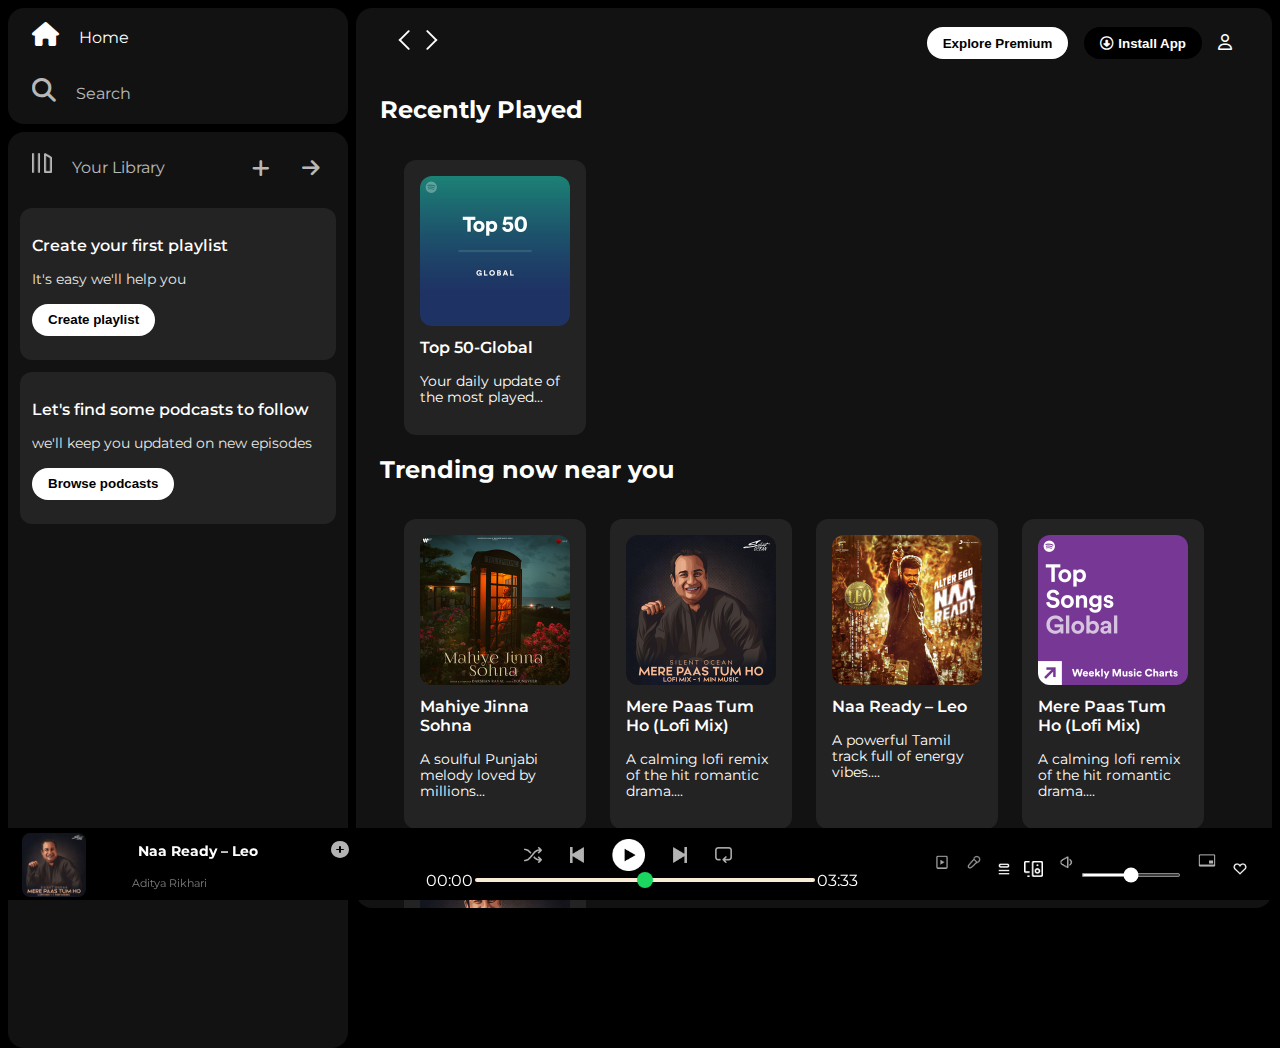
<file: spotify-Clone/index.html>
<!DOCTYPE html>
<html lang="en">

<head>
    <meta charset="UTF-8">
    <meta name="viewport" content="width=device-width, initial-scale=1.0">
    <link rel="icon" href="./Assets/logo.png">
    <link rel="stylesheet" href="style.css">
    <link rel="stylesheet" href="https://cdnjs.cloudflare.com/ajax/libs/font-awesome/6.7.2/css/all.min.css"
        integrity="sha512-Evv84Mr4kqVGRNSgIGL/F/aIDqQb7xQ2vcrdIwxfjThSH8CSR7PBEakCr51Ck+w+/U6swU2Im1vVX0SVk9ABhg=="
        crossorigin="anonymous" referrerpolicy="no-referrer" />
    <link rel="preconnect" href="https://fonts.googleapis.com">
    <link rel="preconnect" href="https://fonts.gstatic.com" crossorigin>
    <title>Spotify - Web Player: Music for everyone</title>
    <link href="https://fonts.googleapis.com/css2?family=Montserrat:wght@400;700&display=swap" rel="stylesheet">

</head>

<body>
    <div class="main">
        <div class="sidebar">
            <div class="nav">
                <div class="nav-option" style="opacity: 1;">
                    <i class="fa-solid fa-house"></i>

                    <a href="#">Home</a>
                </div>
                <div class="nav-option">
                    <i class="fa-solid fa-magnifying-glass"></i>
                    <a href="#">Search</a>
                </div>
            </div>
            <div class="library">
                <div class="options">
                    <div class="lib-option nav-option">
                        <img src="./Assets/library_icon.png" alt="library">
                        <a href="#"> Your Library</a>
                    </div>
                    <div class="icons">
                        <i class="fa-solid fa-plus"></i>
                        <i class="fa-solid fa-arrow-right"></i>
                    </div>
                </div>
                <div class="lib-boxes">
                    <div class="box">
                        <p class="box-p1">Create your first playlist</p>
                        <p class="box-p2">It's easy we'll help you</p>
                        <button class=" badge">Create playlist</button>
                    </div>
                    <div class="box">
                        <p class="box-p1">Let's find some podcasts to follow</p>
                        <p class="box-p2">we'll keep you updated on new episodes</p>
                        <button class=" badge">Browse podcasts</button>
                    </div>
                </div>
            </div>
        </div>


        <div class="main-content">
            <div class="sticky-nav">
                <div class="sticky-nav-icons">
                    <img src="./Assets/backward_icon.png" alt="back-icon" class="bgc">
                    <img src="./Assets/forward_icon.png" alt="forward-icon" class="hide bgc">
                </div>

                <div class="sticky-nav-options">
                    <button class=" badge nav-item  hide">Explore Premium</button>
                    <button class=" badge nav-item dark-badge"><i class="fa-regular fa-circle-down"
                            style="margin-right: 5px;"></i>Install App</button>
                    <i class="fa-regular fa-user nav-item"></i>
                </div>

            </div>

            <h2>Recently Played</h2>
            <div class="cards-container">
                <div class="card">
                    <img src="./Assets/card1img.jpeg" alt="" class="card-img">
                    <p class="card-title">Top 50-Global </p>
                    <p class="card-info">Your daily update of the most played...</p>
                </div>
            </div>


            <h2>Trending now near you</h2>
            <div class="cards-container">
                <div class="card">
                    <img src="./Assets/card2img.jpeg" alt="" class="card-img">
                    <p class="card-title">Mahiye Jinna Sohna </p>
                    <p class="card-info">A soulful Punjabi melody loved by millions...</p>
                </div>

                <div class="card">
                    <img src="./Assets/card3img.jpeg" alt="" class="card-img">
                    <p class="card-title"> Mere Paas Tum Ho (Lofi Mix)</p>
                    <p class="card-info">A calming lofi remix of the hit romantic drama....</p>
                </div>

                <div class="card">
                    <img src="./Assets/card4img.jpeg" alt="" class="card-img">
                    <p class="card-title"> Naa Ready – Leo</p>
                    <p class="card-info">A powerful Tamil track full of energy vibes....</p>
                </div>

                <div class="card">
                    <img src="./Assets/card5img.jpeg" alt="" class="card-img">
                    <p class="card-title">Mere Paas Tum Ho (Lofi Mix) </p>
                    <p class="card-info">A calming lofi remix of the hit romantic drama....</p>
                </div>

                <div class="card">
                    <img src="./Assets/card3img.jpeg" alt="" class="card-img">
                    <p class="card-title"> Midnight Echoes </p>
                    <p class="card-info">A chillwave anthem echoing the vibes of late-night thoughts...</p>
                </div>
            </div>


            <h2>Featured Chats</h2>
            <div class="cards-container">
                <div class="card">
                    <img src="./Assets/card1img.jpeg" alt="" class="card-img">
                    <p class="card-title"> Tere Bina (Unplugged) </p>
                    <p class="card-info">A raw acoustic version that brings out pure emotion...</p>
                </div>
                <div class="card">
                    <img src="./Assets/card4img.jpeg" alt="" class="card-img">
                    <p class="card-title"> Beatstorm</p>
                    <p class="card-info">An EDM banger shaking global charts with every drop...</p>
                </div>
                <div class="card">
                    <img src="./Assets/card5img.jpeg" alt="" class="card-img">
                    <p class="card-title"> Voices of Earth</p>
                    <p class="card-info">A global fusion of sounds celebrating unity through music...</p>
                </div>
            </div>
            <div class="footer">
                <div class="line"></div>
            </div>
        </div>

        <div class="music-player">

            <div class="album">

                <img src="./Assets/card3img.jpeg" alt="" class="playback-img">
                <div class="playback-info">
                    <div class="title-row">
                        <p class="playback-txt">Naa Ready – Leo</p>
                        <i class="fa-solid fa-circle-plus playback-icon"></i>
                    </div>
                    <div class="details">
                        <p class="playback-txt">Aditya Rikhari</p>
                    </div>
                </div>
            </div>


            <div class="player">
                <div class="player-controls">
                    <img src="./Assets/player_icon1.png" class="player-control-icon">
                    <img src="./Assets/player_icon2.png" class="player-control-icon">
                    <img src="./Assets/player_icon3.png" class="player-control-icon" style="opacity: 1; height:2rem">
                    <img src="./Assets/player_icon4.png" class="player-control-icon">
                    <img src="./Assets/player_icon5.png" class="player-control-icon">
                </div>
                <div class="playback-bar">
                    <span class="curr-time">00:00</span>
                    <input type="range" min="0" max="100" class="progress-bar" step="1">
                    <span class="tot-time">03:33</span>
                </div>
            </div>


            <div class="controls">
                <div class="control-icons">
                    <img src="./Assets/controls_icon1.png" class="control-img" style="height: 30px;">
                    <img src="./Assets/controld_icon2.png" class="control-img" alt="" style="height: 30px;">
                    <img src="./Assets/controls_icon3.png" class="control-img" alt="">
                    <img src="./Assets/controls_icon4.png" class="control-img" alt="">
                    
                    <img src="./Assets/controls_icon5.png" class="control-img control-playback" alt=""style="height: 30px;">
                    <input type="range" class="control-playback">
                    <img src="./Assets/album_icon2.png" class="control-img" alt="" style="height: 30px;">
                    <img src="./Assets/album_icon1.png" class="control-img" alt="">
                </div>
            </div>

        </div>
    </div>
</body>

</html>
</file>
<file: spotify-Clone/style.css>
body{
    font-family: "Montserrat", sans-serif;
    background-color: black;
    color: #fff;
    margin: 0;
    overflow: hidden;


}
 
.main{
    display: flex;
    height: 100vh;
    padding: 0.5rem;
}

.main-content{
    flex:1;
    border-radius: 1rem;  
    overflow: auto;
    background-color: #121212;
    padding: 0 1.5rem 0 1.5rem;
}
.sidebar{
    width: 340px;
    border-radius: 1rem;  
    /* 1rem= 16px like according to the main document */
        background-color: black;
        margin-right: 0.5rem;
}
.music-player{
    background-color: black;
    position: fixed;
    bottom: 0px;
    width:100%;
    height: 72px;
}

a{
    text-decoration: none;
    color: #fff;
}
.nav{
    background-color: #121212;
       border-radius: 1rem;  
       display: flex;
       flex-direction:column ;
       justify-content: center;
       height: 100px;
       padding: 0.5rem 0.75rem;
}

.nav-option{
    line-height: 2.5rem;
    opacity: 0.7;
    padding: 0.5rem 0.75rem;
}

.nav-option i{
    font-size: 1.5rem;
}
.nav-option a{
    font-size: 1rem;
    margin-left: 1rem;
}
.nav-option:hover{
    opacity: 1;
}

.library{
    background-color: #121212;
    border-radius: 1rem;
    height: 100%;
    margin-top: 0.5rem;
    padding: 0.5rem 0.75rem;
}

.options{
    display: flex;
    justify-content: space-between;
    align-items: center;
}

.lib-option img{
    height: 1.25rem;
    width: 1.25rem;
}
.icons{
    font-size: 1.25rem;
   
    display: flex;
    
}

.icons i{
opacity: 0.7;
 margin: 1rem;
}

.icons i:hover{
    opacity: 1;
}

.box{
    height: 8rem;
    background-color: #232323;
    border-radius: 0.75rem;
    margin: 0.75rem 0 0.75rem 0;
    padding: 0.75rem 0.75rem;
}
.box-p1{
    font-size: 1rem;
    font-weight: 550;
}
.box-p2{
    font-size: 0.85rem;
    opacity: 0.9;
}
.badge{
    background-color: #fff;
    border: none;
    border-radius: 100px;
    padding: 0.25rem 1rem;
    font-weight: 700;
    margin-top: 0.2rem;
    height: 2rem;
    width: fit-content;
}
.sticky-nav{
    position: sticky;
    top: 0px;
    background-color: #121212;
    display: flex;
    justify-content: space-between;
    align-items: center;
    padding: 1rem 0 1rem 0;
}
.sticky-nav-icons {
    margin-left: 0.75rem;
}
.sticky-nav-options{
    display: flex;
    align-items: center;
    justify-content: center;
}
.nav-item{
    margin-right: 1rem;
}

.dark-badge{
    background-color: #000;
    color: #fff;
}

@media (max-width: 1000px){
    .hide{
        display: none;
    }
}

/* .bgc{
    background-color: black;
    border-radius: 50%;
      cursor: pointer;
      width: 20px;                  
    height: 20px;
} */

.card{
    background-color: #232323;
    width: 150px;
      border-radius: 0.75rem;
      padding: 1rem;
      margin-left: 1.5rem;
      margin-top: 1rem;
}
.cards-container{
    display: flex; 
    flex-wrap: wrap;
}

.card-img{
    width: 100%;
    height: 150px;
    border-radius: 0.75rem;
}
.card-title{
    font-size: 1rem;
    font-weight: 600;
    margin-top: 0.5rem;
}
.card-info{
     font-size:0.85rem;
    opacity: 0. 8;
}
.footer{
    height: 200px;
    display: flex;
    align-items: center;
    justify-content: center;
}
.line{
    width: 90%;
    height:50%;
    border-top:1px solid #fff;
    opacity: 0.4;
}

.music-player{
    display: flex;
    justify-content: space-between;
    align-items: center;
}
.album{
    width: 30%;
     display: flex;
      align-items: center;
      padding: 10px 14px;
}
.player{
    width: 40%;
}
.controls{
    width: 30%;
}

.player-control-icon{
    height: 1rem;
     margin-right: 1.75rem;
     opacity: 0.7;
}

.player-controls{
      display: flex;
    justify-content: center;
    align-items: center;
   
}
 .player-control-icon:hover{
    opacity: 1;
 }

 .playback-bar{
    display: flex;
    justify-content: center;
    align-items: center;
 }

 .progress-bar{
    width: 70%;
    appearance: none;
    background-color: transparent;
    cursor: pointer;
 }
 .progress-bar::-webkit-slider-runnable-track{
    background-color: antiquewhite;
    border-radius: 100px;
    height: 0.2rem;
 }

 .progress-bar::-webkit-slider-thumb{
    appearance: none;
    height: 1rem;
    width: 1rem;
    background-color: #1bd760;
    border-radius: 50%;
    margin-top: -6px;
 }

 .playback-img{
    height: 4rem;
    border-radius: 0.5rem;
    margin-top:0.15rem ;
 cursor: pointer;

 }
  .playback-txt{
    font-size: 0.65rem;
    opacity: 0.8;
    cursor: pointer;
    margin-left: 1rem;
    margin-top: 1rem;
  }
.icon {
    display: inline-block;
    margin-left: 0.5rem;
    vertical-align: middle;
    margin-left: 0.75rem;
}
.playback-icon{
    display: inline-block;
}


.playback-info {
  display: flex;
  flex-direction: column;
  justify-content: center;
  flex: 1;
}

.title-row {
  display: flex;
  justify-content: space-around;
  align-items: center;
  width: 100%;
}

.title-row .playback-txt {
  font-weight: 700;
  font-size: 0.85rem;
  opacity: 1;
  color: white;
}

.details .playback-txt {
  font-size: 0.7rem;
  color: #b3b3b3;
  opacity: 0.7;
  margin-top: 0.2rem;
  margin-left: 2.9rem;
}

.playback-icon {
  font-size: 1.1rem;
  color: #b3b3b3;
  cursor: pointer;
  transition: color 0.3s;
}

.playback-icon:hover {
  color: white;
}

.control-img{
    height: 1rem;
    margin-left: 0.5rem;

}

.controls{
    display: flex;
    justify-content: center;
    align-items: baseline;
    padding: 10px 20px;
    justify-content: baseline;
}

.control-icons input[type="range"] {
    width: 100px;
    height: 4px;
    accent-color: white; /* for modern browsers */
    background-color: white;
    cursor: pointer;
}
</file>
